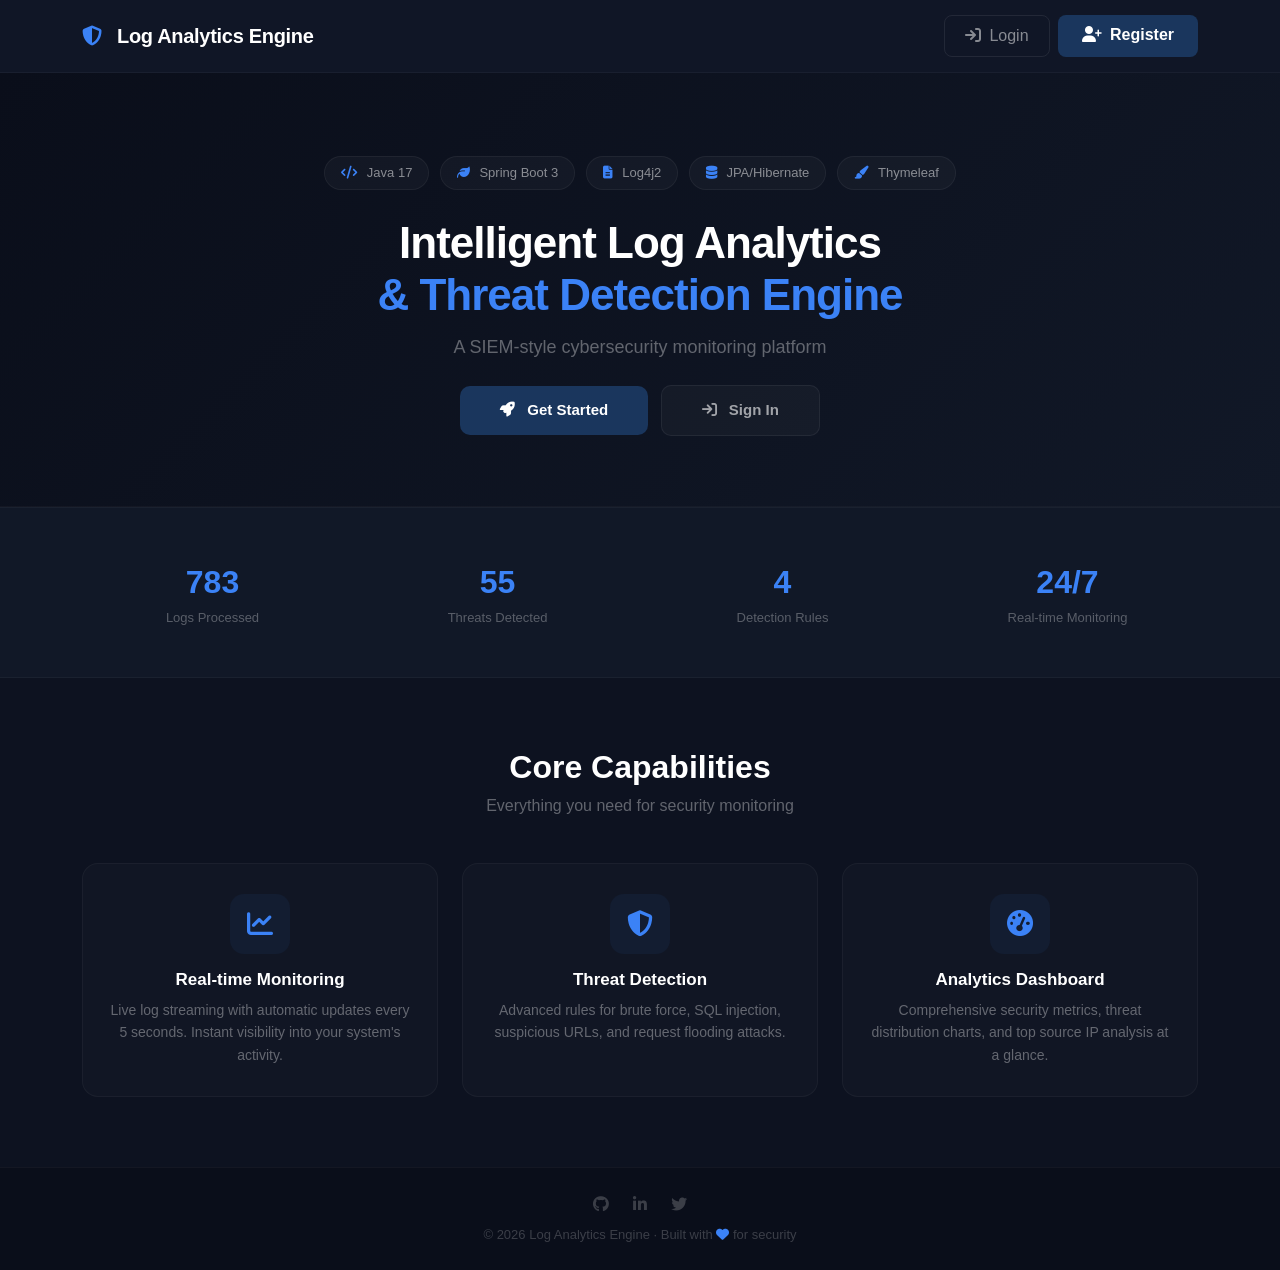
<file: target/classes/templates/index.html>
﻿<!DOCTYPE html>
<html xmlns:th="http://www.thymeleaf.org">
<head>
    <meta charset="UTF-8">
    <meta name="viewport" content="width=device-width, initial-scale=1.0">
    <title>Log Analytics Engine</title>
    <link href="https://cdn.jsdelivr.net/npm/bootstrap@5.3.0/dist/css/bootstrap.min.css" rel="stylesheet">
    <link href="https://cdnjs.cloudflare.com/ajax/libs/font-awesome/6.4.0/css/all.min.css" rel="stylesheet">
    <style>
        * { margin: 0; padding: 0; box-sizing: border-box; }
        body {
            font-family: 'Segoe UI', Tahoma, Geneva, Verdana, sans-serif;
            background: #0a0e1a;
            color: #ffffff;
        }

        /* ===== NAVBAR ===== */
        .navbar-custom {
            background: rgba(17, 24, 39, 0.95);
            backdrop-filter: blur(10px);
            padding: 15px 0;
            border-bottom: 1px solid rgba(255,255,255,0.04);
        }
        .navbar-custom .navbar-brand {
            font-weight: 700;
            font-size: 20px;
            color: #ffffff;
            letter-spacing: -0.3px;
        }
        .navbar-custom .navbar-brand i {
            color: #3b82f6;
            margin-right: 10px;
        }
        .navbar-custom .btn-outline-secondary {
            border-color: rgba(255,255,255,0.08);
            color: rgba(255,255,255,0.5);
            border-radius: 8px;
            padding: 8px 20px;
            transition: all 0.3s ease;
        }
        .navbar-custom .btn-outline-secondary:hover {
            background: rgba(255,255,255,0.05);
            border-color: rgba(255,255,255,0.15);
            color: #ffffff;
        }
        .navbar-custom .btn-primary-custom {
            background: #1a365d;
            border: none;
            color: #ffffff;
            border-radius: 8px;
            padding: 8px 24px;
            font-weight: 600;
            transition: all 0.3s ease;
        }
        .navbar-custom .btn-primary-custom:hover {
            background: #1e3f6b;
            transform: translateY(-2px);
            box-shadow: 0 8px 25px rgba(26, 54, 93, 0.3);
        }

        /* ===== HERO ===== */
        .hero {
            background: linear-gradient(135deg, #0a0e1a, #111827);
            padding: 80px 0 70px 0;
            text-align: center;
            border-bottom: 1px solid rgba(255,255,255,0.04);
        }
        .hero .badge-tech {
            background: rgba(255,255,255,0.03);
            color: rgba(255,255,255,0.5);
            padding: 6px 16px;
            border-radius: 20px;
            font-size: 13px;
            font-weight: 500;
            border: 1px solid rgba(255,255,255,0.05);
            margin: 3px;
            display: inline-block;
        }
        .hero .badge-tech i { margin-right: 6px; color: #3b82f6; }
        .hero h1 {
            font-size: 44px;
            font-weight: 800;
            color: #ffffff;
            letter-spacing: -1px;
        }
        .hero h1 .highlight { color: #3b82f6; }
        .hero .lead { color: rgba(255,255,255,0.35); font-size: 18px; margin-top: 12px; }
        .hero .btn-hero-primary {
            background: #1a365d;
            border: none;
            color: #ffffff;
            padding: 13px 40px;
            border-radius: 10px;
            font-weight: 700;
            font-size: 15px;
            transition: all 0.3s ease;
        }
        .hero .btn-hero-primary:hover {
            background: #1e3f6b;
            transform: translateY(-3px);
            box-shadow: 0 12px 35px rgba(26, 54, 93, 0.3);
        }
        .hero .btn-hero-secondary {
            background: rgba(255,255,255,0.03);
            border: 1px solid rgba(255,255,255,0.06);
            color: rgba(255,255,255,0.6);
            padding: 13px 40px;
            border-radius: 10px;
            font-weight: 600;
            font-size: 15px;
            transition: all 0.3s ease;
        }
        .hero .btn-hero-secondary:hover {
            background: rgba(255,255,255,0.06);
            border-color: rgba(255,255,255,0.12);
            color: #ffffff;
        }

        /* ===== FEATURES ===== */
        .features-section {
            padding: 70px 0;
            background: #0d1220;
        }
        .features-section .section-title { text-align: center; margin-bottom: 45px; }
        .features-section .section-title h2 { font-size: 32px; font-weight: 700; color: #ffffff; }
        .features-section .section-title p { color: rgba(255,255,255,0.35); font-size: 16px; margin-top: 6px; }
        .feature-card {
            background: rgba(255,255,255,0.02);
            border: 1px solid rgba(255,255,255,0.04);
            border-radius: 16px;
            padding: 30px 25px;
            text-align: center;
            transition: all 0.3s ease;
            height: 100%;
        }
        .feature-card:hover {
            transform: translateY(-5px);
            background: rgba(255,255,255,0.04);
            border-color: rgba(59, 130, 246, 0.12);
            box-shadow: 0 12px 40px rgba(0, 0, 0, 0.3);
        }
        .feature-card .icon {
            display: inline-flex;
            align-items: center;
            justify-content: center;
            width: 60px;
            height: 60px;
            background: rgba(59, 130, 246, 0.06);
            border-radius: 14px;
            margin-bottom: 16px;
            font-size: 26px;
            color: #3b82f6;
        }
        .feature-card h5 { font-weight: 700; font-size: 17px; color: #ffffff; margin-bottom: 8px; }
        .feature-card p { color: rgba(255,255,255,0.35); font-size: 14px; margin-bottom: 0; line-height: 1.6; }

        /* ===== STATS ===== */
        .stats-section {
            padding: 50px 0;
            background: #111827;
            border-top: 1px solid rgba(255,255,255,0.04);
            border-bottom: 1px solid rgba(255,255,255,0.04);
        }
        .stats-section .stat-item { text-align: center; }
        .stats-section .stat-item .number {
            font-size: 32px;
            font-weight: 800;
            color: #3b82f6;
        }
        .stats-section .stat-item .label { color: rgba(255,255,255,0.3); font-size: 13px; margin-top: 2px; }

        /* ===== FOOTER ===== */
        .footer {
            background: #0a0e1a;
            padding: 25px 0;
            border-top: 1px solid rgba(255,255,255,0.04);
            text-align: center;
        }
        .footer p { color: rgba(255,255,255,0.2); font-size: 13px; margin-bottom: 0; }
        .footer .social-links a { color: rgba(255,255,255,0.2); margin: 0 10px; font-size: 16px; transition: color 0.3s ease; }
        .footer .social-links a:hover { color: #3b82f6; }

        @media (max-width: 768px) {
            .hero h1 { font-size: 30px; }
            .hero { padding: 50px 0; }
            .hero .btn-hero-primary, .hero .btn-hero-secondary {
                padding: 11px 28px;
                font-size: 14px;
                display: block;
                width: 100%;
                margin: 6px 0;
            }
            .features-section { padding: 40px 0; }
            .features-section .section-title h2 { font-size: 26px; }
            .stats-section .stat-item .number { font-size: 26px; }
        }
        @media (max-width: 480px) {
            .hero h1 { font-size: 24px; }
            .hero .lead { font-size: 15px; }
            .feature-card { padding: 20px 16px; }
        }
    </style>
</head>
<body>

    <!-- ===== NAVBAR ===== -->
    <nav class="navbar navbar-expand-lg navbar-custom">
        <div class="container">
            <a class="navbar-brand" href="/"><i class="fas fa-shield-halved"></i> Log Analytics Engine</a>
            <div class="ms-auto d-flex gap-2">
                <a href="/login" class="btn btn-outline-secondary">
                    <i class="fas fa-arrow-right-to-bracket me-1"></i> Login
                </a>
                <a href="/register" class="btn btn-primary-custom">
                    <i class="fas fa-user-plus me-1"></i> Register
                </a>
            </div>
        </div>
    </nav>

    <!-- ===== HERO ===== -->
    <section class="hero">
        <div class="container">
            <div class="badge-tech"><i class="fas fa-code"></i> Java 17</div>
            <div class="badge-tech"><i class="fas fa-leaf"></i> Spring Boot 3</div>
            <div class="badge-tech"><i class="fas fa-file-lines"></i> Log4j2</div>
            <div class="badge-tech"><i class="fas fa-database"></i> JPA/Hibernate</div>
            <div class="badge-tech"><i class="fas fa-paint-brush"></i> Thymeleaf</div>

            <h1 class="mt-4">
                Intelligent Log Analytics<br>
                <span class="highlight">&amp; Threat Detection Engine</span>
            </h1>

            <p class="lead">A SIEM-style cybersecurity monitoring platform</p>

            <div class="mt-4">
                <a href="/register" class="btn btn-hero-primary me-2">
                    <i class="fas fa-rocket me-2"></i> Get Started
                </a>
                <a href="/login" class="btn btn-hero-secondary">
                    <i class="fas fa-arrow-right-to-bracket me-2"></i> Sign In
                </a>
            </div>
        </div>
    </section>

    <!-- ===== STATS ===== -->
    <section class="stats-section">
        <div class="container">
            <div class="row">
                <div class="col-6 col-md-3 stat-item">
                    <div class="number" id="statLogs">0</div>
                    <div class="label">Logs Processed</div>
                </div>
                <div class="col-6 col-md-3 stat-item">
                    <div class="number" id="statAlerts">0</div>
                    <div class="label">Threats Detected</div>
                </div>
                <div class="col-6 col-md-3 stat-item">
                    <div class="number">4</div>
                    <div class="label">Detection Rules</div>
                </div>
                <div class="col-6 col-md-3 stat-item">
                    <div class="number">24/7</div>
                    <div class="label">Real-time Monitoring</div>
                </div>
            </div>
        </div>
    </section>

    <!-- ===== FEATURES ===== -->
    <section class="features-section">
        <div class="container">
            <div class="section-title">
                <h2>Core Capabilities</h2>
                <p>Everything you need for security monitoring</p>
            </div>

            <div class="row g-4">
                <div class="col-md-4">
                    <div class="feature-card">
                        <div class="icon"><i class="fas fa-chart-line"></i></div>
                        <h5>Real-time Monitoring</h5>
                        <p>Live log streaming with automatic updates every 5 seconds. Instant visibility into your system's activity.</p>
                    </div>
                </div>
                <div class="col-md-4">
                    <div class="feature-card">
                        <div class="icon"><i class="fas fa-shield-halved"></i></div>
                        <h5>Threat Detection</h5>
                        <p>Advanced rules for brute force, SQL injection, suspicious URLs, and request flooding attacks.</p>
                    </div>
                </div>
                <div class="col-md-4">
                    <div class="feature-card">
                        <div class="icon"><i class="fas fa-gauge-high"></i></div>
                        <h5>Analytics Dashboard</h5>
                        <p>Comprehensive security metrics, threat distribution charts, and top source IP analysis at a glance.</p>
                    </div>
                </div>
            </div>
        </div>
    </section>

    <!-- ===== FOOTER ===== -->
    <footer class="footer">
        <div class="container">
            <div class="social-links mb-2">
                <a href="#"><i class="fab fa-github"></i></a>
                <a href="#"><i class="fab fa-linkedin-in"></i></a>
                <a href="#"><i class="fab fa-twitter"></i></a>
            </div>
            <p>&copy; 2026 Log Analytics Engine &middot; Built with <i class="fas fa-heart" style="color: #3b82f6;"></i> for security</p>
        </div>
    </footer>

    <script>
        function animateCounter(elementId, target, duration = 2000) {
            const element = document.getElementById(elementId);
            if (!element) return;
            const start = 0;
            const startTime = performance.now();
            function update(currentTime) {
                const elapsed = currentTime - startTime;
                const progress = Math.min(elapsed / duration, 1);
                const current = Math.floor(progress * target);
                element.textContent = current.toLocaleString();
                if (progress < 1) requestAnimationFrame(update);
                else element.textContent = target.toLocaleString();
            }
            requestAnimationFrame(update);
        }

        document.addEventListener('DOMContentLoaded', () => {
            animateCounter('statLogs', 1247);
            animateCounter('statAlerts', 89);
        });
    </script>

</body>
</html>
</file>
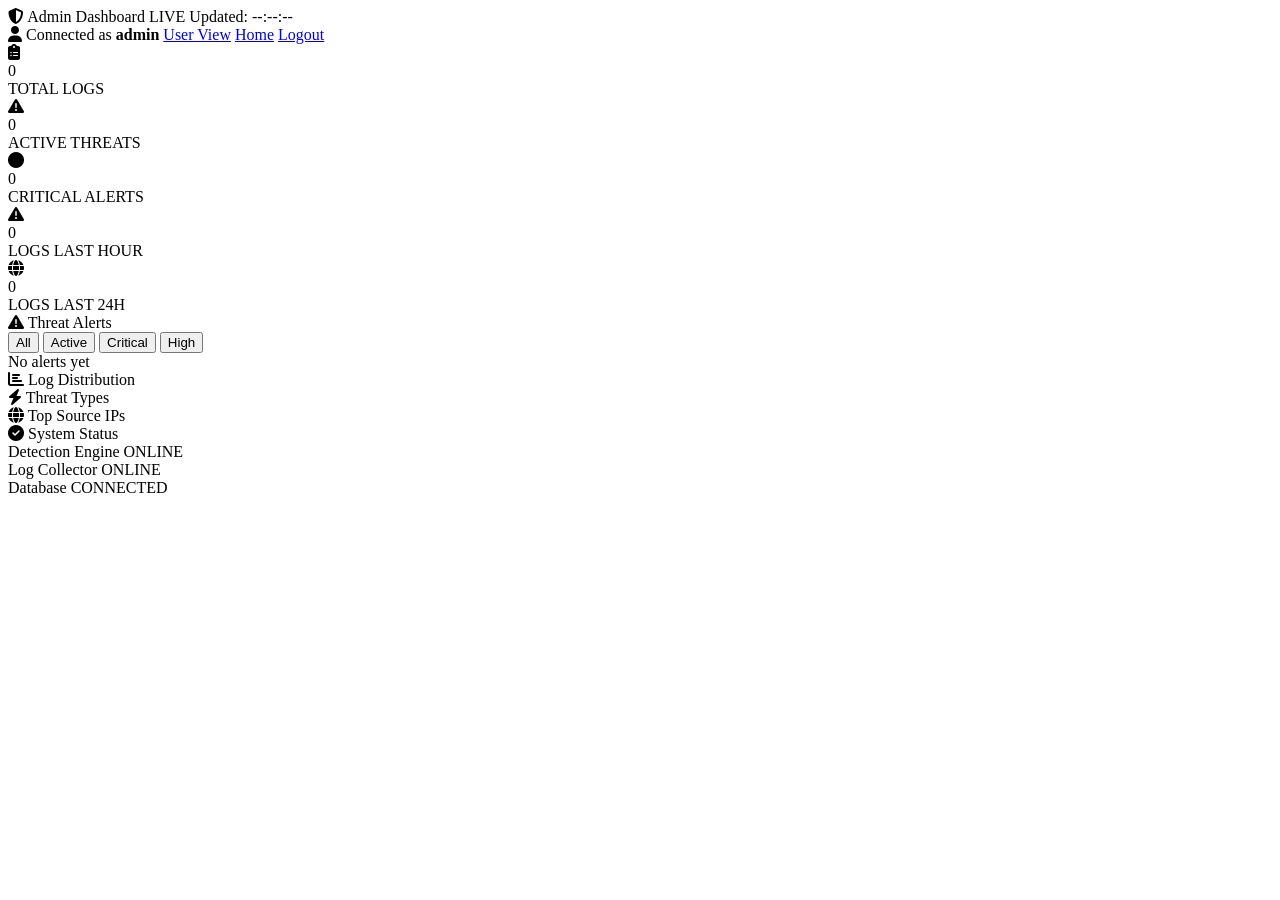
<file: target/classes/templates/admin-dashboard.html>
﻿<!DOCTYPE html>
<html xmlns:th="http://www.thymeleaf.org">
<head>
    <meta charset="UTF-8">
    <meta name="viewport" content="width=device-width, initial-scale=1">
    <title>Admin Dashboard</title>
    <link rel="stylesheet" href="https://cdnjs.cloudflare.com/ajax/libs/font-awesome/6.6.0/css/all.min.css">
    <link rel="stylesheet" th:href="@{/css/admin-dashboard.css}">
</head>
<body>

<div class="topbar">
    <div class="topbar-left">
        <i class="fa-solid fa-shield-halved"></i>
        <span class="topbar-title">Admin Dashboard</span>
        <span class="live-badge"><span class="live-dot"></span> LIVE</span>
        <span class="updated-text">Updated: <span id="updatedAt">--:--:--</span></span>
    </div>
    <div class="topbar-right">
        <span class="connected-as"><i class="fa-solid fa-user"></i> Connected as <strong th:text="${username}">admin</strong></span>
        <a href="/user/dashboard" class="btn-outline">User View</a>
        <a href="/" class="btn-outline">Home</a>
        <a href="/logout" class="btn-outline btn-logout">Logout</a>
    </div>
</div>

<div class="dashboard-container">

    <!-- Stat Cards -->
    <div class="stats-row">
        <div class="stat-card border-blue">
            <i class="fa-solid fa-clipboard-list stat-icon blue"></i>
            <div>
                <div class="stat-number" id="totalLogs">0</div>
                <div class="stat-label">TOTAL LOGS</div>
            </div>
        </div>
        <div class="stat-card border-red">
            <i class="fa-solid fa-triangle-exclamation stat-icon red"></i>
            <div>
                <div class="stat-number" id="activeThreats">0</div>
                <div class="stat-label">ACTIVE THREATS</div>
            </div>
        </div>
        <div class="stat-card border-crimson">
            <i class="fa-solid fa-circle stat-icon crimson"></i>
            <div>
                <div class="stat-number" id="criticalAlerts">0</div>
                <div class="stat-label">CRITICAL ALERTS</div>
            </div>
        </div>
        <div class="stat-card border-yellow">
            <i class="fa-solid fa-triangle-exclamation stat-icon yellow"></i>
            <div>
                <div class="stat-number" id="logsLastHour">0</div>
                <div class="stat-label">LOGS LAST HOUR</div>
            </div>
        </div>
        <div class="stat-card border-teal">
            <i class="fa-solid fa-globe stat-icon teal"></i>
            <div>
                <div class="stat-number" id="logsLast24h">0</div>
                <div class="stat-label">LOGS LAST 24H</div>
            </div>
        </div>
    </div>

    <!-- Threat Alerts -->
    <div class="panel">
        <div class="panel-header">
            <div><i class="fa-solid fa-triangle-exclamation text-red"></i> Threat Alerts</div>
            <div class="filter-tabs">
                <button class="tab active" data-filter="all">All</button>
                <button class="tab" data-filter="active">Active</button>
                <button class="tab" data-filter="critical">Critical</button>
                <button class="tab" data-filter="high">High</button>
            </div>
        </div>
        <div id="alertList" class="alert-list">
            <div class="empty-state">No alerts yet</div>
        </div>
    </div>

    <!-- Log Distribution + Threat Types -->
    <div class="two-col">
        <div class="panel">
            <div class="panel-header"><div><i class="fa-solid fa-chart-bar"></i> Log Distribution</div></div>
            <div class="bar-list" id="logDistribution"></div>
        </div>
        <div class="panel">
            <div class="panel-header"><div><i class="fa-solid fa-bolt"></i> Threat Types</div></div>
            <div class="bar-list" id="threatTypes"></div>
        </div>
    </div>

    <!-- Top Source IPs + System Status -->
    <div class="two-col">
        <div class="panel">
            <div class="panel-header"><div><i class="fa-solid fa-globe"></i> Top Source IPs</div></div>
            <div class="bar-list" id="topIps"></div>
        </div>
        <div class="panel">
            <div class="panel-header"><div><i class="fa-solid fa-circle-check"></i> System Status</div></div>
            <div class="status-row">
                <span>Detection Engine</span>
                <span class="status-pill online" id="engineStatus">ONLINE</span>
            </div>
            <div class="status-row">
                <span>Log Collector</span>
                <span class="status-pill online">ONLINE</span>
            </div>
            <div class="status-row">
                <span>Database</span>
                <span class="status-pill online">CONNECTED</span>
            </div>
        </div>
    </div>

</div>

<script th:src="@{/js/admin-dashboard.js}"></script>
</body>
</html>
</file>
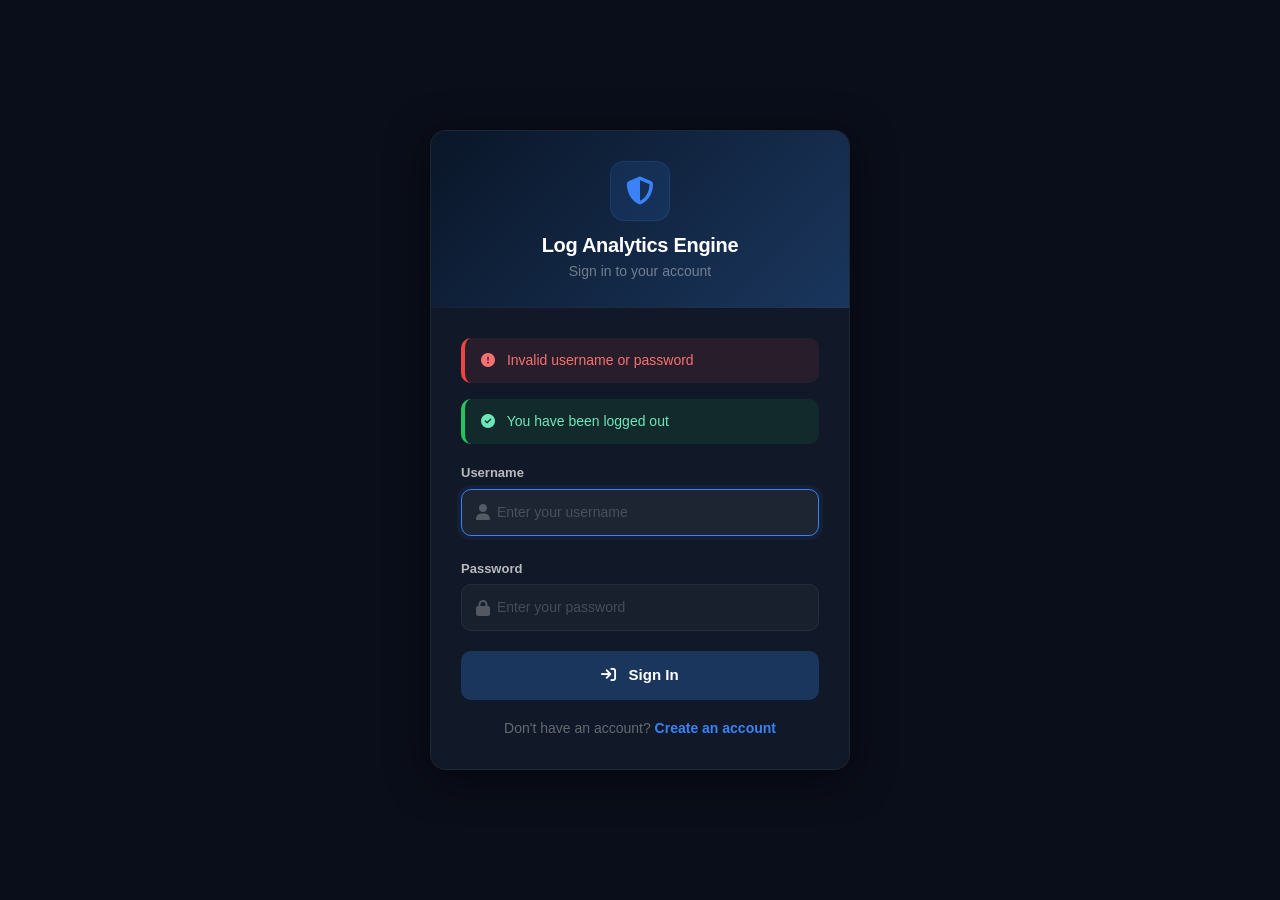
<file: target/classes/templates/login.html>
﻿<!DOCTYPE html>
<html xmlns:th="http://www.thymeleaf.org">
<head>
    <meta charset="UTF-8">
    <meta name="viewport" content="width=device-width, initial-scale=1.0">
    <title>Connexion - Log Analytics Engine</title>
    <link href="https://cdn.jsdelivr.net/npm/bootstrap@5.3.0/dist/css/bootstrap.min.css" rel="stylesheet">
    <link href="https://cdnjs.cloudflare.com/ajax/libs/font-awesome/6.4.0/css/all.min.css" rel="stylesheet">
    <style>
        * { margin: 0; padding: 0; box-sizing: border-box; }
        body {
            min-height: 100vh;
            display: flex;
            align-items: center;
            justify-content: center;
            background: #0a0e1a;
            font-family: 'Segoe UI', Tahoma, Geneva, Verdana, sans-serif;
            padding: 20px;
        }
        .login-container { max-width: 420px; width: 100%; }
        .card {
            border: 1px solid rgba(255,255,255,0.06);
            border-radius: 16px;
            box-shadow: 0 8px 40px rgba(0, 0, 0, 0.5);
            background: #111827;
            overflow: hidden;
        }
        .card-header {
            background: linear-gradient(135deg, #0a1628, #1a365d);
            padding: 30px 30px 25px 30px;
            text-align: center;
            border: none;
            border-bottom: 1px solid rgba(255,255,255,0.05);
        }
        .card-header .logo-icon {
            display: inline-flex;
            align-items: center;
            justify-content: center;
            width: 60px;
            height: 60px;
            background: rgba(59, 130, 246, 0.12);
            border-radius: 14px;
            margin-bottom: 12px;
            border: 1px solid rgba(59, 130, 246, 0.15);
        }
        .card-header .logo-icon i { font-size: 28px; color: #3b82f6; }
        .card-header h3 {
            font-weight: 700;
            font-size: 20px;
            color: #ffffff;
            margin-bottom: 4px;
            letter-spacing: -0.3px;
        }
        .card-header p { font-size: 14px; color: rgba(255,255,255,0.4); margin: 0; }
        .card-body { padding: 30px; background: #111827; }
        .form-group { margin-bottom: 20px; }
        .form-group label {
            font-weight: 600;
            font-size: 13px;
            color: rgba(255,255,255,0.7);
            margin-bottom: 6px;
        }
        .form-group .input-group {
            border-radius: 10px;
            overflow: hidden;
            border: 1px solid rgba(255,255,255,0.06);
            transition: all 0.3s ease;
            background: rgba(255,255,255,0.03);
        }
        .form-group .input-group:focus-within {
            border-color: #3b82f6;
            box-shadow: 0 0 0 4px rgba(59, 130, 246, 0.08);
            background: rgba(255,255,255,0.05);
        }
        .form-group .input-group-text {
            background: transparent;
            border: none;
            color: rgba(255,255,255,0.25);
            padding: 0 0 0 14px;
        }
        .form-group .form-control {
            border: none;
            background: transparent;
            padding: 12px 14px 12px 8px;
            font-size: 14px;
            color: #ffffff;
            box-shadow: none;
        }
        .form-group .form-control:focus { box-shadow: none; }
        .form-group .form-control::placeholder { color: rgba(255,255,255,0.2); }
        .btn-login {
            width: 100%;
            padding: 13px;
            background: #1a365d;
            border: none;
            border-radius: 10px;
            color: #ffffff;
            font-weight: 700;
            font-size: 15px;
            transition: all 0.3s ease;
        }
        .btn-login:hover {
            background: #1e3f6b;
            transform: translateY(-2px);
            box-shadow: 0 8px 30px rgba(26, 54, 93, 0.4);
        }
        .alert {
            border-radius: 10px;
            font-size: 14px;
            padding: 12px 16px;
            border: none;
        }
        .alert-danger {
            background: rgba(239, 68, 68, 0.1);
            color: #f87171;
            border-left: 4px solid #ef4444;
        }
        .alert-success {
            background: rgba(34, 197, 94, 0.1);
            color: #6ee7b7;
            border-left: 4px solid #22c55e;
        }
        .register-link {
            text-align: center;
            margin-top: 18px;
            color: rgba(255,255,255,0.35);
            font-size: 14px;
        }
        .register-link a {
            color: #3b82f6;
            text-decoration: none;
            font-weight: 600;
        }
        .register-link a:hover { text-decoration: underline; }
        @media (max-width: 480px) {
            .card-body { padding: 20px; }
            .card-header { padding: 25px 20px; }
        }
    </style>
</head>
<body>
    <div class="login-container">
        <div class="card">
            <div class="card-header">
                <div class="logo-icon"><i class="fas fa-shield-halved"></i></div>
                <h3>Log Analytics Engine</h3>
                <p>Sign in to your account</p>
            </div>
            <div class="card-body">
                <div th:if="${param.error}" class="alert alert-danger">
                    <i class="fas fa-exclamation-circle me-2"></i> Invalid username or password
                </div>
                <div th:if="${param.logout}" class="alert alert-success">
                    <i class="fas fa-check-circle me-2"></i> You have been logged out
                </div>
                <form th:action="@{/login}" method="post">
                    <div class="form-group">
                        <label for="username">Username</label>
                        <div class="input-group">
                            <span class="input-group-text"><i class="fas fa-user"></i></span>
                            <input type="text" class="form-control" id="username" name="username" placeholder="Enter your username" required autofocus>
                        </div>
                    </div>
                    <div class="form-group">
                        <label for="password">Password</label>
                        <div class="input-group">
                            <span class="input-group-text"><i class="fas fa-lock"></i></span>
                            <input type="password" class="form-control" id="password" name="password" placeholder="Enter your password" required>
                        </div>
                    </div>
                    <button type="submit" class="btn-login">
                        <i class="fas fa-arrow-right-to-bracket me-2"></i> Sign In
                    </button>
                </form>
                <div class="register-link">
                    Don't have an account? <a href="/register">Create an account</a>
                </div>
            </div>
        </div>
    </div>
</body>
</html>
</file>
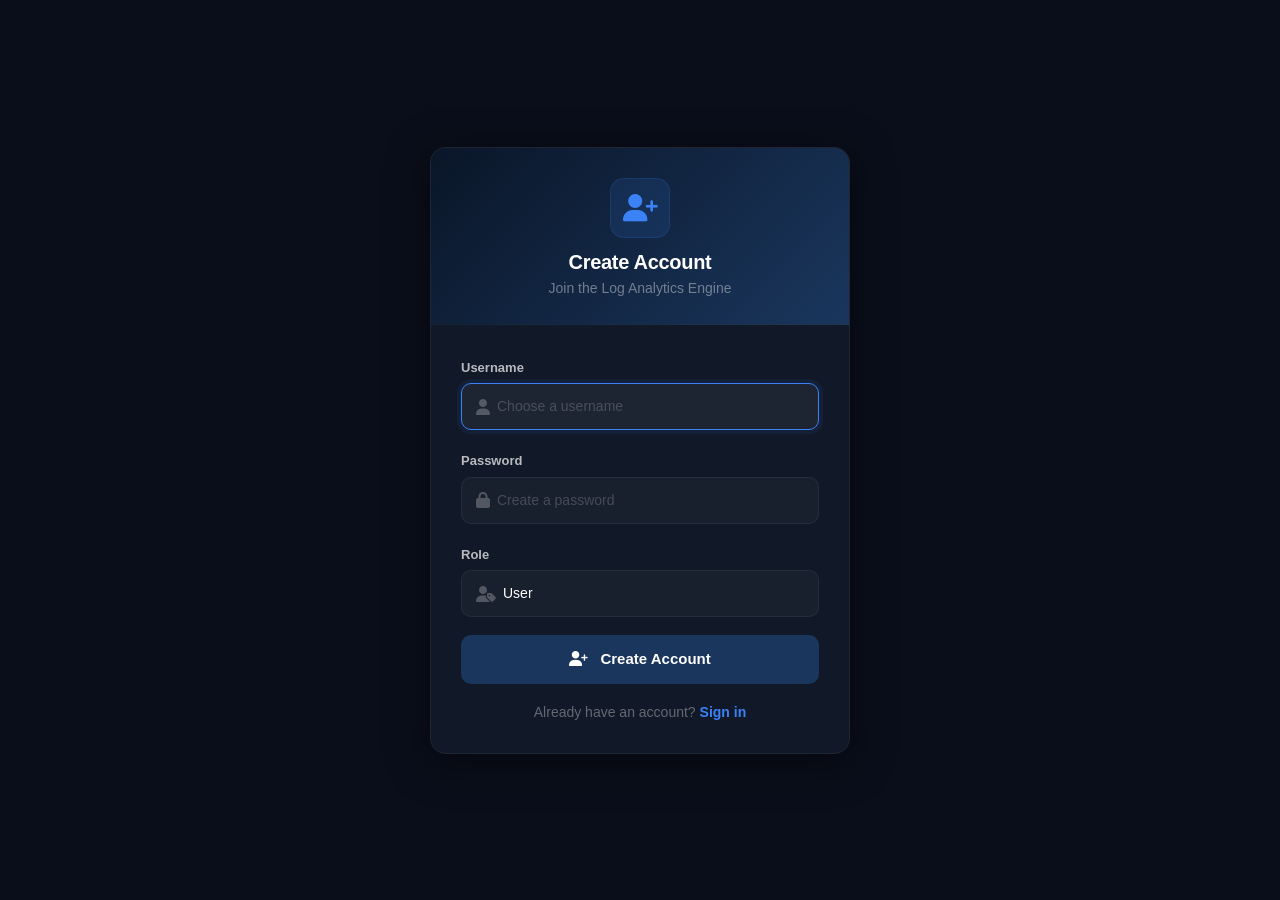
<file: target/classes/templates/register.html>
﻿<!DOCTYPE html>
<html xmlns:th="http://www.thymeleaf.org">
<head>
    <meta charset="UTF-8">
    <meta name="viewport" content="width=device-width, initial-scale=1.0">
    <title>Inscription - Log Analytics Engine</title>
    <link href="https://cdn.jsdelivr.net/npm/bootstrap@5.3.0/dist/css/bootstrap.min.css" rel="stylesheet">
    <link href="https://cdnjs.cloudflare.com/ajax/libs/font-awesome/6.4.0/css/all.min.css" rel="stylesheet">
    <style>
        * { margin: 0; padding: 0; box-sizing: border-box; }
        body {
            min-height: 100vh;
            display: flex;
            align-items: center;
            justify-content: center;
            background: #0a0e1a;
            font-family: 'Segoe UI', Tahoma, Geneva, Verdana, sans-serif;
            padding: 20px;
        }
        .register-container { max-width: 420px; width: 100%; }
        .card {
            border: 1px solid rgba(255,255,255,0.06);
            border-radius: 16px;
            box-shadow: 0 8px 40px rgba(0, 0, 0, 0.5);
            background: #111827;
            overflow: hidden;
        }
        .card-header {
            background: linear-gradient(135deg, #0a1628, #1a365d);
            padding: 30px 30px 25px 30px;
            text-align: center;
            border: none;
            border-bottom: 1px solid rgba(255,255,255,0.05);
        }
        .card-header .logo-icon {
            display: inline-flex;
            align-items: center;
            justify-content: center;
            width: 60px;
            height: 60px;
            background: rgba(59, 130, 246, 0.12);
            border-radius: 14px;
            margin-bottom: 12px;
            border: 1px solid rgba(59, 130, 246, 0.15);
        }
        .card-header .logo-icon i { font-size: 28px; color: #3b82f6; }
        .card-header h3 {
            font-weight: 700;
            font-size: 20px;
            color: #ffffff;
            margin-bottom: 4px;
            letter-spacing: -0.3px;
        }
        .card-header p { font-size: 14px; color: rgba(255,255,255,0.4); margin: 0; }
        .card-body { padding: 30px; background: #111827; }
        .form-group { margin-bottom: 18px; }
        .form-group label {
            font-weight: 600;
            font-size: 13px;
            color: rgba(255,255,255,0.7);
            margin-bottom: 6px;
        }
        .form-group .input-group {
            border-radius: 10px;
            overflow: hidden;
            border: 1px solid rgba(255,255,255,0.06);
            transition: all 0.3s ease;
            background: rgba(255,255,255,0.03);
        }
        .form-group .input-group:focus-within {
            border-color: #3b82f6;
            box-shadow: 0 0 0 4px rgba(59, 130, 246, 0.08);
            background: rgba(255,255,255,0.05);
        }
        .form-group .input-group-text {
            background: transparent;
            border: none;
            color: rgba(255,255,255,0.25);
            padding: 0 0 0 14px;
        }
        .form-group .form-control, .form-group .form-select {
            border: none;
            background: transparent;
            padding: 12px 14px 12px 8px;
            font-size: 14px;
            color: #ffffff;
            box-shadow: none;
        }
        .form-group .form-control:focus, .form-group .form-select:focus { box-shadow: none; }
        .form-group .form-control::placeholder { color: rgba(255,255,255,0.2); }
        .form-group .form-select {
            padding-right: 30px;
            cursor: pointer;
            background: transparent;
        }
        .form-group .form-select option { background: #111827; color: #ffffff; }
        .btn-register {
            width: 100%;
            padding: 13px;
            background: #1a365d;
            border: none;
            border-radius: 10px;
            color: #ffffff;
            font-weight: 700;
            font-size: 15px;
            transition: all 0.3s ease;
        }
        .btn-register:hover {
            background: #1e3f6b;
            transform: translateY(-2px);
            box-shadow: 0 8px 30px rgba(26, 54, 93, 0.4);
        }
        .btn-register:disabled {
            opacity: 0.7;
            cursor: not-allowed;
            transform: none;
        }
        .alert {
            border-radius: 10px;
            font-size: 14px;
            padding: 12px 16px;
            border: none;
            display: none;
        }
        .alert.show { display: block; }
        .alert-danger {
            background: rgba(239, 68, 68, 0.1);
            color: #f87171;
            border-left: 4px solid #ef4444;
        }
        .alert-success {
            background: rgba(34, 197, 94, 0.1);
            color: #6ee7b7;
            border-left: 4px solid #22c55e;
        }
        .login-link {
            text-align: center;
            margin-top: 18px;
            color: rgba(255,255,255,0.35);
            font-size: 14px;
        }
        .login-link a {
            color: #3b82f6;
            text-decoration: none;
            font-weight: 600;
        }
        .login-link a:hover { text-decoration: underline; }
        .spinner {
            display: inline-block;
            width: 16px;
            height: 16px;
            border: 2px solid rgba(255,255,255,0.3);
            border-radius: 50%;
            border-top-color: #fff;
            animation: spin 0.8s ease-in-out infinite;
            vertical-align: middle;
            margin-right: 8px;
        }
        @keyframes spin { to { transform: rotate(360deg); } }
        @media (max-width: 480px) {
            .card-body { padding: 20px; }
            .card-header { padding: 25px 20px; }
        }
    </style>
</head>
<body>
    <div class="register-container">
        <div class="card">
            <div class="card-header">
                <div class="logo-icon"><i class="fas fa-user-plus"></i></div>
                <h3>Create Account</h3>
                <p>Join the Log Analytics Engine</p>
            </div>
            <div class="card-body">
                <div id="message" class="alert"></div>
                <form id="registerForm">
                    <div class="form-group">
                        <label for="username">Username</label>
                        <div class="input-group">
                            <span class="input-group-text"><i class="fas fa-user"></i></span>
                            <input type="text" class="form-control" id="username" placeholder="Choose a username" required autofocus>
                        </div>
                    </div>
                    <div class="form-group">
                        <label for="password">Password</label>
                        <div class="input-group">
                            <span class="input-group-text"><i class="fas fa-lock"></i></span>
                            <input type="password" class="form-control" id="password" placeholder="Create a password" required>
                        </div>
                    </div>
                    <div class="form-group">
                        <label for="role">Role</label>
                        <div class="input-group">
                            <span class="input-group-text"><i class="fas fa-user-tag"></i></span>
                            <select class="form-select" id="role">
                                <option value="ROLE_USER">User</option>
                                <option value="ROLE_ADMIN">Admin</option>
                            </select>
                        </div>
                    </div>
                    <button type="submit" class="btn-register" id="registerBtn">
                        <i class="fas fa-user-plus me-2"></i> Create Account
                    </button>
                </form>
                <div class="login-link">
                    Already have an account? <a href="/login">Sign in</a>
                </div>
            </div>
        </div>
    </div>

    <script>
        document.getElementById('registerForm').addEventListener('submit', async (e) => {
            e.preventDefault();
            const username = document.getElementById('username').value.trim();
            const password = document.getElementById('password').value;
            const role = document.getElementById('role').value;
            const message = document.getElementById('message');
            const submitBtn = document.getElementById('registerBtn');

            if (!username || !password) {
                message.className = 'alert alert-danger show';
                message.innerHTML = '<i class="fas fa-exclamation-circle me-2"></i> Please fill in all fields';
                return;
            }

            submitBtn.disabled = true;
            submitBtn.innerHTML = '<span class="spinner"></span> Creating...';

            try {
                const response = await fetch('/api/auth/register', {
                    method: 'POST',
                    headers: { 'Content-Type': 'application/json' },
                    body: JSON.stringify({ username, password, role })
                });
                const data = await response.json();

                if (data.success) {
                    message.className = 'alert alert-success show';
                    message.innerHTML = '<i class="fas fa-check-circle me-2"></i> Registration successful! Redirecting...';
                    submitBtn.innerHTML = '<i class="fas fa-check me-2"></i> Success!';
                    setTimeout(() => window.location.href = '/login', 1500);
                } else {
                    message.className = 'alert alert-danger show';
                    message.innerHTML = '<i class="fas fa-exclamation-circle me-2"></i> ' + (data.message || 'Registration failed');
                    submitBtn.disabled = false;
                    submitBtn.innerHTML = '<i class="fas fa-user-plus me-2"></i> Create Account';
                }
            } catch (error) {
                message.className = 'alert alert-danger show';
                message.innerHTML = '<i class="fas fa-exclamation-circle me-2"></i> Error connecting to server';
                submitBtn.disabled = false;
                submitBtn.innerHTML = '<i class="fas fa-user-plus me-2"></i> Create Account';
            }
        });
    </script>
</body>
</html>
</file>
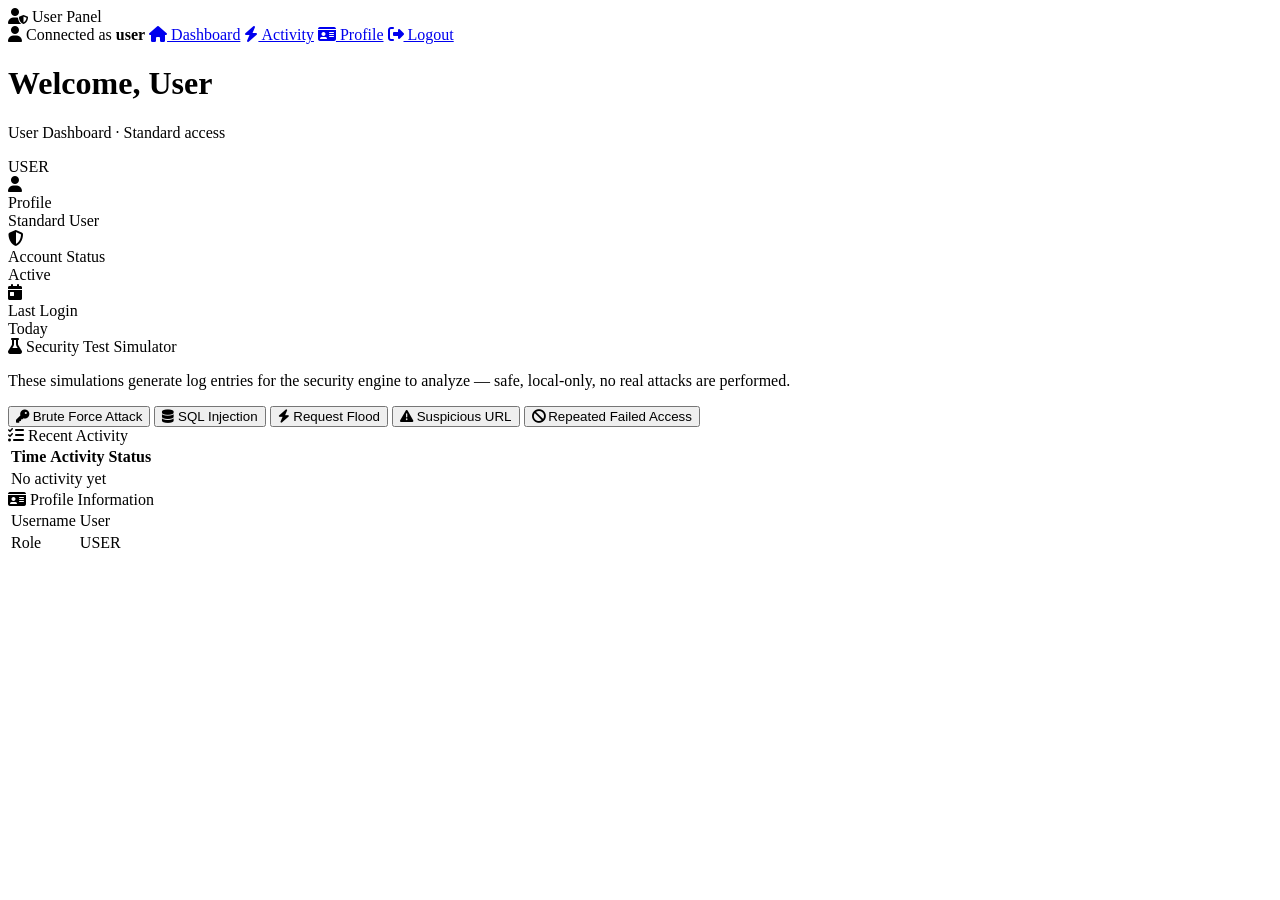
<file: target/classes/templates/user-dashboard.html>
<!DOCTYPE html>
<html xmlns:th="http://www.thymeleaf.org">
<head>
    <meta charset="UTF-8">
    <meta name="viewport" content="width=device-width, initial-scale=1">
    <title>User Dashboard</title>
    <link rel="stylesheet" href="https://cdnjs.cloudflare.com/ajax/libs/font-awesome/6.6.0/css/all.min.css">
    <link rel="stylesheet" th:href="@{/css/user-dashboard.css}">
</head>
<body>

<div class="topbar">
    <div class="topbar-left">
        <i class="fa-solid fa-user-shield"></i>
        <span class="topbar-title">User Panel</span>
    </div>
    <div class="topbar-right">
        <span class="connected-as"><i class="fa-solid fa-user"></i> Connected as <strong th:text="${username}">user</strong></span>
        <a href="/user/dashboard" class="btn-outline"><i class="fa-solid fa-house"></i> Dashboard</a>
        <a href="#activity" class="btn-outline"><i class="fa-solid fa-bolt"></i> Activity</a>
        <a href="#profile" class="btn-outline"><i class="fa-solid fa-id-card"></i> Profile</a>
        <a href="/logout" class="btn-outline btn-logout"><i class="fa-solid fa-right-from-bracket"></i> Logout</a>
    </div>
</div>

<div class="dashboard-container">

    <!-- Welcome -->
    <div class="welcome-block">
        <div>
            <h1>Welcome, <span th:text="${username}">User</span></h1>
            <p class="welcome-sub">User Dashboard · Standard access</p>
        </div>
        <div class="welcome-tag">USER</div>
    </div>

    <!-- Info cards -->
    <div class="info-row">
        <div class="info-card">
            <div class="info-icon blue"><i class="fa-solid fa-user"></i></div>
            <div class="info-title">Profile</div>
            <div class="info-value">Standard User</div>
        </div>
        <div class="info-card">
            <div class="info-icon green"><i class="fa-solid fa-shield-halved"></i></div>
            <div class="info-title">Account Status</div>
            <div class="info-value text-green">Active</div>
        </div>
        <div class="info-card">
            <div class="info-icon yellow"><i class="fa-solid fa-calendar-day"></i></div>
            <div class="info-title">Last Login</div>
            <div class="info-value" id="lastLogin">Today</div>
        </div>
    </div>

    <!-- Security Simulator -->
    <div class="panel">
        <div class="panel-header">
            <div><i class="fa-solid fa-flask text-red"></i> Security Test Simulator</div>
        </div>
        <p class="panel-sub">These simulations generate log entries for the security engine to analyze — safe, local-only, no real attacks are performed.</p>
        <div class="sim-buttons">
            <button onclick="simulate('bruteforce')" class="sim-btn sim-red">
                <i class="fa-solid fa-key"></i> Brute Force Attack
            </button>
            <button onclick="simulate('sqli')" class="sim-btn sim-orange">
                <i class="fa-solid fa-database"></i> SQL Injection
            </button>
            <button onclick="simulate('flood')" class="sim-btn sim-blue">
                <i class="fa-solid fa-bolt"></i> Request Flood
            </button>
            <button onclick="simulate('suspicious')" class="sim-btn sim-purple">
                <i class="fa-solid fa-triangle-exclamation"></i> Suspicious URL
            </button>
            <button onclick="simulate('failedaccess')" class="sim-btn sim-gray">
                <i class="fa-solid fa-ban"></i> Repeated Failed Access
            </button>
        </div>
        <div id="simMessage" class="sim-message hidden"></div>
    </div>

    <!-- Recent Activity -->
    <div class="panel" id="activity">
        <div class="panel-header">
            <div><i class="fa-solid fa-list-check"></i> Recent Activity</div>
        </div>
        <table class="user-table">
            <thead>
                <tr><th>Time</th><th>Activity</th><th>Status</th></tr>
            </thead>
            <tbody id="activityLog">
                <tr><td colspan="3" class="empty-cell">No activity yet</td></tr>
            </tbody>
        </table>
    </div>

    <!-- Profile Information -->
    <div class="panel" id="profile">
        <div class="panel-header">
            <div><i class="fa-solid fa-id-card"></i> Profile Information</div>
        </div>
        <table class="user-table">
            <tr><td class="label-cell">Username</td><td th:text="${username}">User</td></tr>
            <tr><td class="label-cell">Role</td><td id="profileRole">USER</td></tr>
        </table>
    </div>

</div>

<script th:src="@{/js/user-dashboard.js(v=2)}"></script>
</body>
</html>
</file>
